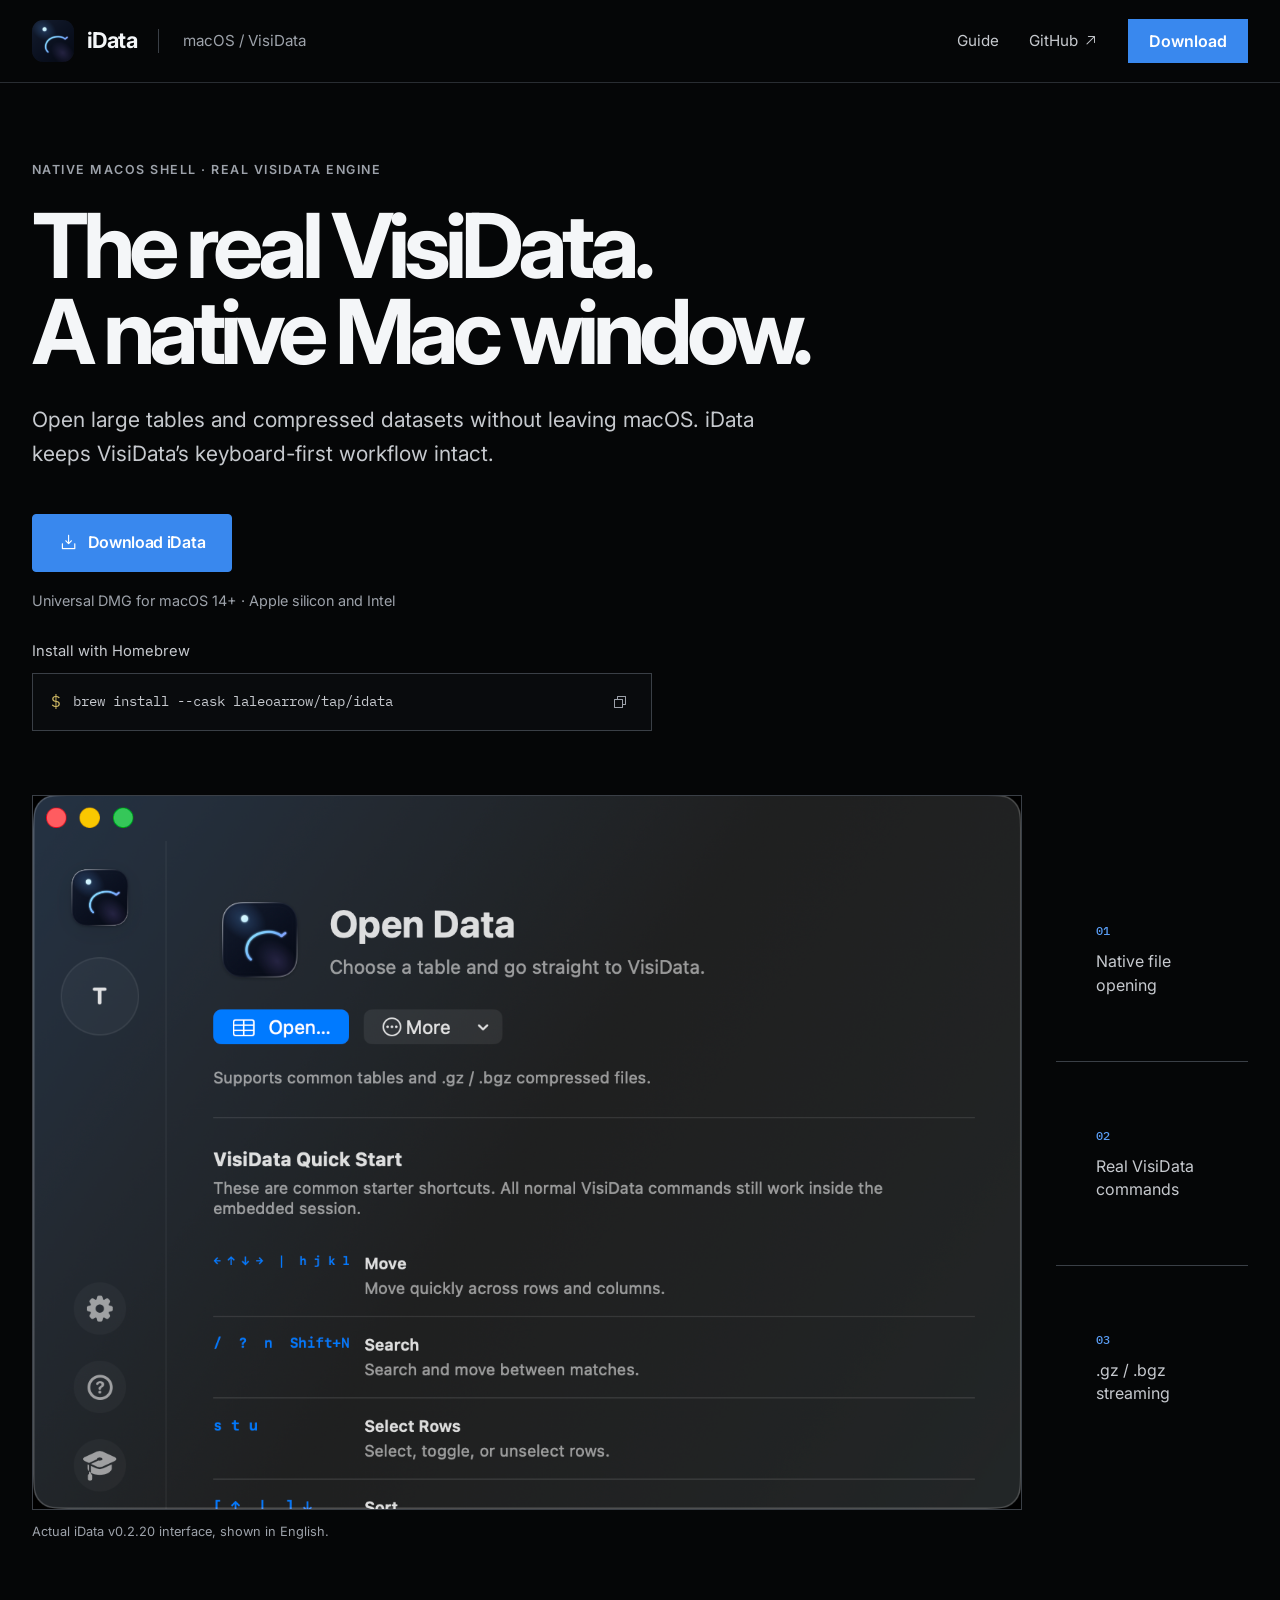
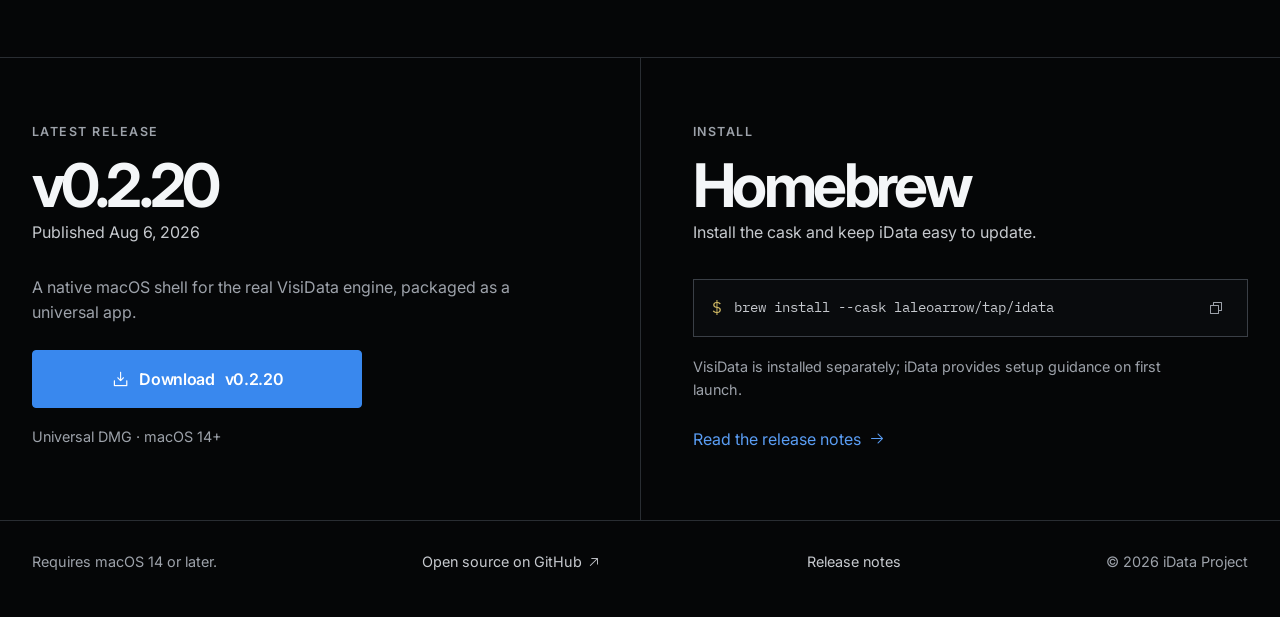
<file: docs/index.html>
<!DOCTYPE html>
<html lang="en">
  <head>
    <meta charset="UTF-8" />
    <meta name="viewport" content="width=device-width, initial-scale=1.0" />
    <title>iData — VisiData in a native Mac window</title>
    <meta
      name="description"
      content="iData brings the real VisiData workflow into a native macOS window for large and compressed tables."
    />
    <meta name="theme-color" content="#050607" />
    <meta property="og:title" content="iData — VisiData in a native Mac window" />
    <meta
      property="og:description"
      content="Open large tables and .gz/.bgz files with the real VisiData engine in a native macOS shell."
    />
    <meta property="og:type" content="website" />
    <meta property="og:url" content="https://laleoarrow.github.io/iData/" />
    <link rel="icon" type="image/png" href="./assets/app-icon.png" />
    <link rel="preconnect" href="https://fonts.googleapis.com" />
    <link rel="preconnect" href="https://fonts.gstatic.com" crossorigin />
    <link
      href="https://fonts.googleapis.com/css2?family=IBM+Plex+Mono:wght@400;500&amp;family=Inter:wght@400;500;600;700;800&amp;display=swap"
      rel="stylesheet"
    />
    <link rel="stylesheet" href="./styles.css" />
  </head>
  <body>
    <a class="skip-link" href="#content">Skip to content</a>

    <header class="site-header">
      <div class="frame header-inner">
        <a class="brand" href="#top" aria-label="iData home">
          <img src="./assets/app-icon.png" alt="" class="brand-icon" />
          <span class="brand-name">iData</span>
          <span class="brand-context">macOS / VisiData</span>
        </a>

        <nav class="primary-nav" aria-label="Primary navigation">
          <a class="nav-link" href="https://github.com/laleoarrow/iData#readme" target="_blank" rel="noreferrer">Guide</a>
          <a class="nav-link" href="https://github.com/laleoarrow/iData" target="_blank" rel="noreferrer">
            GitHub
            <i class="ph ph-arrow-up-right" aria-hidden="true"></i>
          </a>
          <a class="header-download" data-download-latest href="https://github.com/laleoarrow/iData/releases/latest" target="_blank" rel="noreferrer">
            Download
          </a>
        </nav>
      </div>
    </header>

    <main id="content">
      <section class="hero" id="top">
        <div class="frame">
          <p class="eyebrow">Native macOS shell · Real VisiData engine</p>
          <h1>
            <span>The real VisiData.</span>
            <span>A native Mac window.</span>
          </h1>
          <p class="hero-copy">
            Open large tables and compressed datasets without leaving macOS. iData keeps VisiData’s keyboard-first workflow intact.
          </p>

          <div class="hero-tools">
            <div class="hero-download-group">
              <a class="button button-primary" data-download-latest href="https://github.com/laleoarrow/iData/releases/latest" target="_blank" rel="noreferrer">
                <i class="ph ph-download-simple" aria-hidden="true"></i>
                Download iData
              </a>
              <p class="compatibility">Universal DMG for macOS 14+ · Apple silicon and Intel</p>
            </div>

            <div class="hero-install-group">
              <p class="hero-install-label">Install with Homebrew</p>
              <div class="command" aria-label="Homebrew install command">
                <span class="command-prompt" aria-hidden="true">$</span>
                <code>brew install --cask laleoarrow/tap/idata</code>
                <button
                  class="copy-button"
                  type="button"
                  data-copy-text="brew install --cask laleoarrow/tap/idata"
                  aria-label="Copy Homebrew command"
                >
                  <i class="ph ph-copy" aria-hidden="true"></i>
                </button>
              </div>
            </div>
          </div>
        </div>
      </section>

      <section class="product" id="product" aria-labelledby="product-title">
        <div class="frame product-grid">
          <figure class="product-figure">
            <h2 class="visually-hidden" id="product-title">The real iData interface</h2>
            <div class="product-media">
              <img
                src="./assets/idata-app-english-v0.2.20.png"
                alt="The real iData v0.2.20 interface in English, showing Open Data and the VisiData Quick Start guide."
                width="1584"
                height="1208"
              />
            </div>
            <figcaption>Actual iData v0.2.20 interface, shown in English.</figcaption>
          </figure>

          <aside class="annotations" aria-label="Product highlights">
            <div class="annotation">
              <span class="annotation-index">01</span>
              <p>Native file opening</p>
            </div>
            <div class="annotation">
              <span class="annotation-index">02</span>
              <p>Real VisiData commands</p>
            </div>
            <div class="annotation">
              <span class="annotation-index">03</span>
              <p>.gz / .bgz streaming</p>
            </div>
          </aside>
        </div>
      </section>

      <section class="release" id="install" aria-labelledby="release-heading">
        <div class="frame release-grid">
          <div class="release-column">
            <p class="section-label">Latest release</p>
            <h2 id="release-heading" data-release-version>v0.2.20</h2>
            <p class="release-date">Published <time data-release-date datetime="2026-08-06">Aug 6, 2026</time></p>
            <p class="release-summary">
              A native macOS shell for the real VisiData engine, packaged as a universal app.
            </p>
            <a class="button button-primary release-download" data-download-latest href="https://github.com/laleoarrow/iData/releases/latest" target="_blank" rel="noreferrer">
              <i class="ph ph-download-simple" aria-hidden="true"></i>
              Download <span data-release-version>v0.2.20</span>
            </a>
            <p class="release-meta">Universal DMG · macOS 14+</p>
          </div>

          <div class="install-column">
            <p class="section-label">Install</p>
            <h2>Homebrew</h2>
            <p class="install-copy">Install the cask and keep iData easy to update.</p>
            <div class="command command-large" aria-label="Homebrew install command">
              <span class="command-prompt" aria-hidden="true">$</span>
              <code>brew install --cask laleoarrow/tap/idata</code>
              <button
                class="copy-button"
                type="button"
                data-copy-text="brew install --cask laleoarrow/tap/idata"
                aria-label="Copy Homebrew command"
              >
                <i class="ph ph-copy" aria-hidden="true"></i>
              </button>
            </div>
            <p class="dependency-note">
              VisiData is installed separately; iData provides setup guidance on first launch.
            </p>
            <a class="text-link" id="view-release-notes" href="https://github.com/laleoarrow/iData/releases/tag/v0.2.20" target="_blank" rel="noreferrer">
              Read the release notes
              <i class="ph ph-arrow-right" aria-hidden="true"></i>
            </a>
          </div>
        </div>
      </section>
    </main>

    <footer class="site-footer">
      <div class="frame footer-inner">
        <p>Requires macOS 14 or later.</p>
        <a href="https://github.com/laleoarrow/iData" target="_blank" rel="noreferrer">
          Open source on GitHub
          <i class="ph ph-arrow-up-right" aria-hidden="true"></i>
        </a>
        <a id="footer-release-notes" href="https://github.com/laleoarrow/iData/releases/tag/v0.2.20" target="_blank" rel="noreferrer">Release notes</a>
        <p>© <span id="copyright-year">2026</span> iData Project</p>
      </div>
    </footer>

    <div class="copy-toast" role="status" aria-live="polite" aria-atomic="true"></div>
    <script src="./app.js"></script>
  </body>
</html>
</file>
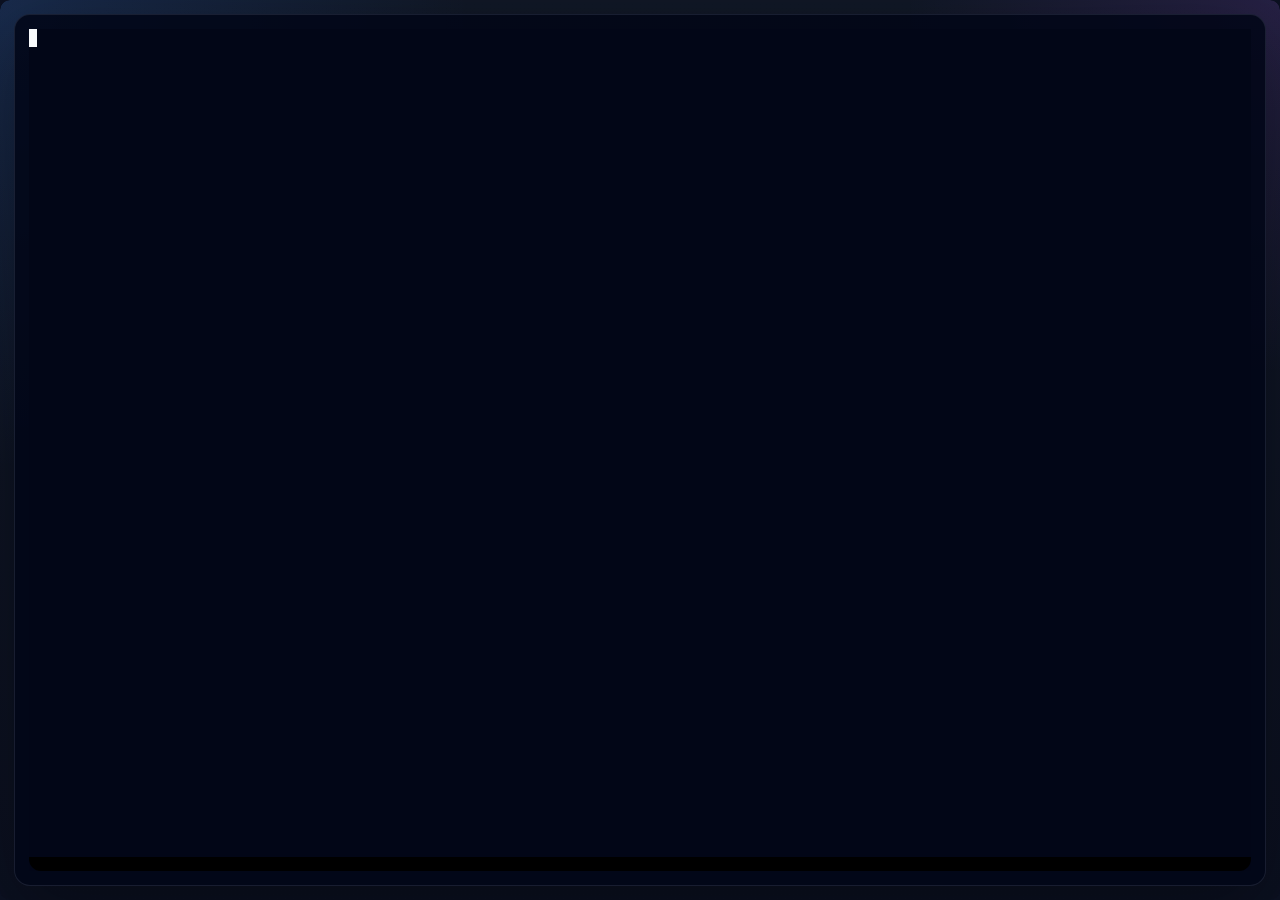
<file: iDataApp/Resources/TerminalAssets/terminal.html>
<!doctype html>
<html>
<head>
  <meta charset="utf-8">
  <meta name="viewport" content="width=device-width, initial-scale=1">
  <link rel="stylesheet" href="xterm.css">
  <style>
    html, body {
      margin: 0;
      padding: 0;
      width: 100%;
      height: 100%;
      overflow: hidden;
      background: #0b1020;
      border-radius: 10px;
    }
    body {
      font-family: -apple-system, BlinkMacSystemFont, 'SF Pro Display', sans-serif;
    }
    #terminal-shell {
      width: 100%;
      height: 100%;
      box-sizing: border-box;
      padding: 14px;
      overflow: hidden;
      border-radius: 10px;
      background:
        radial-gradient(circle at top left, rgba(59,130,246,0.18), transparent 30%),
        radial-gradient(circle at top right, rgba(168,85,247,0.14), transparent 24%),
        linear-gradient(180deg, #111827 0%, #0b1020 100%);
    }
    #terminal {
      width: 100%;
      height: 100%;
      box-sizing: border-box;
      padding: 14px;
      border-radius: 16px;
      overflow: hidden;
      box-shadow: 0 24px 80px rgba(0,0,0,0.35);
      background: rgba(2, 6, 23, 0.88);
      border: 1px solid rgba(148, 163, 184, 0.15);
    }
    #terminal-mount {
      width: 100%;
      height: 100%;
      overflow: hidden;
    }
    .xterm {
      width: 100%;
      height: 100%;
      box-sizing: border-box;
    }
    .xterm-viewport {
      border-radius: 12px;
    }
  </style>
</head>
<body>
  <div id="terminal-shell">
    <div id="terminal">
      <div id="terminal-mount"></div>
    </div>
  </div>
  <script src="xterm.js"></script>
  <script>
    const terminalRoot = document.getElementById('terminal');
    const terminalMount = document.getElementById('terminal-mount');
    let term = null;
    const terminalDisposables = [];

    let lastSentSize = null;
    let layoutRetryHandle = null;
    let layoutPassBudgetRemaining = 0;
    let didPostTerminalReady = false;
    let forceResizePassesPending = 0;
    let deferredResizeObserver = null;
    let deferredMeasureHandle = null;
    let deferredMeasureBudgetRemaining = 0;
    let metricSettleHandle = null;
    let metricSettleBudgetRemaining = 0;
    let didScheduleMetricSettlingChecks = false;
    let initialPaintRefreshScheduled = false;
    let activeDisplayGeneration = 0;

    function post(message) {
      window.webkit?.messageHandlers?.idata?.postMessage(message);
    }

    function debug(message) {
      if (window.iDataDebugEnabled !== true) {
        return;
      }
      post({ type: 'debug', message });
    }

    function makeTerminalOptions() {
      return {
        cursorBlink: true,
        allowTransparency: false,
        macOptionIsMeta: true,
        rightClickSelectsWord: true,
        scrollback: 0,
        scrollbar: {
          showScrollbar: false
        },
        fontFamily: 'SF Mono, Menlo, Monaco, Consolas, monospace',
        fontSize: 13,
        lineHeight: 1.22,
        theme: {
          background: '#020617',
          foreground: '#E2E8F0',
          cursor: '#F8FAFC',
          cursorAccent: '#020617',
          selectionBackground: 'rgba(96, 165, 250, 0.32)',
          black: '#0f172a',
          red: '#ef4444',
          green: '#22c55e',
          yellow: '#eab308',
          blue: '#3b82f6',
          magenta: '#a855f7',
          cyan: '#06b6d4',
          white: '#e2e8f0',
          brightBlack: '#475569',
          brightRed: '#f87171',
          brightGreen: '#4ade80',
          brightYellow: '#facc15',
          brightBlue: '#60a5fa',
          brightMagenta: '#c084fc',
          brightCyan: '#22d3ee',
          brightWhite: '#f8fafc'
        }
      };
    }

    function disposeTerminalDisposables() {
      while (terminalDisposables.length > 0) {
        terminalDisposables.pop()?.dispose?.();
      }
    }

    function stopMetricSettlingChecks() {
      if (metricSettleHandle !== null) {
        clearTimeout(metricSettleHandle);
        metricSettleHandle = null;
      }
      metricSettleBudgetRemaining = 0;
    }

    function scheduleMetricSettlingChecks() {
      if (didScheduleMetricSettlingChecks) {
        return;
      }

      didScheduleMetricSettlingChecks = true;
      metricSettleBudgetRemaining = 8;

      const settle = () => {
        metricSettleHandle = null;

        if (metricSettleBudgetRemaining > 0) {
          metricSettleBudgetRemaining -= 1;
        }

        if (!term) {
          stopMetricSettlingChecks();
          return;
        }

        refreshTerminalLayout(false);

        if (metricSettleBudgetRemaining > 0) {
          metricSettleHandle = setTimeout(settle, 250);
          return;
        }

        stopMetricSettlingChecks();
      };

      metricSettleHandle = setTimeout(settle, 250);
    }

    function stopDeferredLayoutRecovery() {
      deferredResizeObserver?.disconnect();
      deferredResizeObserver = null;
      if (deferredMeasureHandle !== null) {
        clearTimeout(deferredMeasureHandle);
        deferredMeasureHandle = null;
      }
      deferredMeasureBudgetRemaining = 0;
    }

    function armDeferredLayoutRecovery() {
      if (deferredResizeObserver === null && typeof ResizeObserver !== 'undefined') {
        deferredResizeObserver = new ResizeObserver(() => {
          if (!term || !refreshTerminalLayout(forceResizePassesPending > 0)) {
            return;
          }

          stopDeferredLayoutRecovery();

          if (term.cols > 0 && term.rows > 0) {
            postTerminalReady();
          }

          if (!didPostTerminalReady || forceResizePassesPending > 0) {
            scheduleTerminalLayoutPasses({ forceResize: forceResizePassesPending > 0 });
          }
        });
        deferredResizeObserver.observe(terminalMount);
      }

      deferredMeasureBudgetRemaining = Math.max(deferredMeasureBudgetRemaining, 8);

      if (deferredMeasureHandle !== null) {
        return;
      }

      const retryDeferredMeasurement = () => {
        deferredMeasureHandle = null;

        if (deferredMeasureBudgetRemaining > 0) {
          deferredMeasureBudgetRemaining -= 1;
        }

        if (!term) {
          stopDeferredLayoutRecovery();
          return;
        }

        if (refreshTerminalLayout(forceResizePassesPending > 0)) {
          stopDeferredLayoutRecovery();

          if (term.cols > 0 && term.rows > 0) {
            postTerminalReady();
          }

          if (!didPostTerminalReady || forceResizePassesPending > 0) {
            scheduleTerminalLayoutPasses({ forceResize: forceResizePassesPending > 0 });
          }
          return;
        }

        if (deferredMeasureBudgetRemaining > 0) {
          deferredMeasureHandle = setTimeout(retryDeferredMeasurement, 250);
          return;
        }

        deferredMeasureHandle = null;
      };

      deferredMeasureHandle = setTimeout(retryDeferredMeasurement, 250);
    }

    function createTerminal(resetReadyState = false) {
      stopDeferredLayoutRecovery();
      stopMetricSettlingChecks();
      didScheduleMetricSettlingChecks = false;
      initialPaintRefreshScheduled = false;
      disposeTerminalDisposables();

      if (term) {
        term.clearSelection();
        term.scrollToTop();
        term.dispose();
        term = null;
      }

      terminalMount.textContent = '';
      term = new Terminal(makeTerminalOptions());
      term.open(terminalMount);
      term.focus();
      const terminalDisplayGeneration = activeDisplayGeneration;

      terminalDisposables.push(term.onData((data) => {
        post({ type: 'input', data, displayGeneration: terminalDisplayGeneration });
      }));
      terminalDisposables.push(term.onBinary((data) => {
        post({ type: 'binary', data: btoa(data), displayGeneration: terminalDisplayGeneration });
      }));

      lastSentSize = null;
      forceResizePassesPending = Math.max(forceResizePassesPending, 1);

      debug(`createTerminal resetReady=${resetReadyState} forceResizePassesPending=${forceResizePassesPending}`);

      if (resetReadyState) {
        didPostTerminalReady = false;
      }
    }

    function decodeBase64(base64Value) {
      if (typeof Uint8Array.fromBase64 === 'function') {
        return Uint8Array.fromBase64(base64Value);
      }
      const binary = atob(base64Value);
      const bytes = new Uint8Array(binary.length);
      for (let index = 0; index < binary.length; index += 1) {
        bytes[index] = binary.charCodeAt(index);
      }
      return bytes;
    }

    function writeBase64(base64Value, displayGeneration = activeDisplayGeneration) {
      if (!term || displayGeneration !== activeDisplayGeneration) {
        return;
      }

      const bytes = decodeBase64(base64Value);
      const currentTerm = term;
      if (!initialPaintRefreshScheduled) {
        initialPaintRefreshScheduled = true;
        currentTerm.write(bytes, () => {
          // SwiftUI may still be compositing the welcome-to-session
          // transition when xterm consumes its first bytes. Refresh once on
          // the settled layer instead of forcing every output batch to paint.
          setTimeout(() => {
            if (
              term === currentTerm &&
              displayGeneration === activeDisplayGeneration &&
              currentTerm.rows > 0
            ) {
              currentTerm.refresh(0, Math.max(currentTerm.rows - 1, 0));
              debug('initialPaintRefresh');
            }
          }, 220);
        });
      } else {
        currentTerm.write(bytes);
      }

      // Output streaming should not constantly trigger layout retries.
      // We only retry sizing if we do not yet have a stable terminal size.
      if (!lastSentSize) {
        scheduleTerminalLayoutPasses();
      }
    }

    function renderDimensions() {
      if (!term) {
        return null;
      }

      return term?.dimensions || term?._core?._renderService?.dimensions;
    }

    function scrollbarWidth() {
      if (!term) {
        return 0;
      }

      const showScrollbar = term.options?.scrollbar?.showScrollbar ?? true;
      if (term.options?.scrollback === 0 || !showScrollbar) {
        return 0;
      }
      return term.options?.scrollbar?.width ?? 14;
    }

    function measureAndResize(force = false) {
      if (!term) {
        return false;
      }

      const dimensions = renderDimensions();
      const cellWidth = dimensions?.css?.cell?.width;
      const cellHeight = dimensions?.css?.cell?.height;
      if (!cellWidth || !cellHeight) {
        return false;
      }

      const xtermElement = term.element;
      const parentElement = xtermElement?.parentElement || terminalMount;
      if (!parentElement) {
        return false;
      }

      const parentRect = parentElement.getBoundingClientRect();
      if (!parentRect.width || !parentRect.height) {
        return false;
      }

      const elementStyle = window.getComputedStyle(xtermElement || parentElement);
      const horizontalPadding =
        parseFloat(elementStyle.paddingLeft || '0') +
        parseFloat(elementStyle.paddingRight || '0');
      const verticalPadding =
        parseFloat(elementStyle.paddingTop || '0') +
        parseFloat(elementStyle.paddingBottom || '0');

      const usableWidth = Math.max(0, parentRect.width - horizontalPadding - scrollbarWidth());
      const usableHeight = Math.max(0, parentRect.height - verticalPadding);

      const cols = Math.max(20, Math.floor(usableWidth / cellWidth));
      const rows = Math.max(8, Math.floor(usableHeight / cellHeight));
      const sizeKey = `${cols}x${rows}`;

      const sizeChanged = sizeKey !== lastSentSize;
      const terminalNeedsResize = term.cols !== cols || term.rows !== rows;

      if (!force && !sizeChanged && !terminalNeedsResize) {
        return true;
      }

      lastSentSize = sizeKey;

      if (window.iDataDebugEnabled === true) {
        debug(
          `measure force=${force} cell=${cellWidth}x${cellHeight} rect=${parentRect.width}x${parentRect.height} usable=${usableWidth}x${usableHeight} term=${term.cols}x${term.rows} next=${cols}x${rows} changed=${sizeChanged} termNeedsResize=${terminalNeedsResize}`
        );
      }

      if (terminalNeedsResize) {
        term.resize(cols, rows);
      }

      if (sizeChanged || terminalNeedsResize) {
        post({ type: 'resize', cols, rows, force, displayGeneration: activeDisplayGeneration });
      }

      return true;
    }

    function refreshTerminalLayout(forceResize = false) {
      if (!term) {
        return false;
      }

      return measureAndResize(forceResize);
    }

    function postTerminalReady() {
      if (didPostTerminalReady) {
        return;
      }
      didPostTerminalReady = true;
      post({ type: 'ready', displayGeneration: activeDisplayGeneration });
    }

    function scheduleTerminalLayoutPasses(options = {}) {
      if (options.forceResize) {
        forceResizePassesPending = Math.max(forceResizePassesPending, 1);
      }

      layoutPassBudgetRemaining = Math.max(
        layoutPassBudgetRemaining,
        options.forceResize ? 6 : 3
      );

      if (layoutRetryHandle !== null) {
        return;
      }

      const attempt = () => {
        const forceResize = forceResizePassesPending > 0;
        const didMeasure = refreshTerminalLayout(forceResize);
        if (didMeasure && forceResizePassesPending > 0) {
          forceResizePassesPending -= 1;
        }
        if (didMeasure) {
          stopDeferredLayoutRecovery();
          scheduleMetricSettlingChecks();
        }
        if (didMeasure && term.cols > 0 && term.rows > 0) {
          postTerminalReady();
        }

        if (layoutPassBudgetRemaining > 0) {
          layoutPassBudgetRemaining -= 1;
        }

        const needsAnotherAttempt =
          layoutPassBudgetRemaining > 0 &&
          (!didMeasure || !didPostTerminalReady || forceResizePassesPending > 0);

        if (needsAnotherAttempt) {
          layoutRetryHandle = setTimeout(attempt, 120);
          return;
        }

        layoutRetryHandle = null;

        if (!didMeasure) {
          armDeferredLayoutRecovery();
        }
      };

      attempt();
    }

    window.iDataWriteBase64 = writeBase64;
    window.iDataSoftClearTerminal = function(displayGeneration = activeDisplayGeneration) {
      if (displayGeneration !== activeDisplayGeneration) {
        return false;
      }
      debug('softClearTerminal');
      term?.clearSelection();
      term?.scrollToTop();
      term?.clear();
      return true;
    };
    window.iDataClearTerminal = function(displayGeneration) {
      if (
        !Number.isSafeInteger(displayGeneration) ||
        displayGeneration < activeDisplayGeneration
      ) {
        return false;
      }
      activeDisplayGeneration = displayGeneration;
      debug(`clearTerminalDisplay generation=${displayGeneration}`);
      createTerminal(true);
      scheduleTerminalLayoutPasses({ forceResize: true });
      return true;
    };
    window.iDataRefreshLayout = function(displayGeneration = activeDisplayGeneration) {
      if (displayGeneration !== activeDisplayGeneration) {
        return false;
      }
      debug('refreshLayout');
      lastSentSize = null;
      scheduleTerminalLayoutPasses({ forceResize: true });
      return true;
    };
    window.iDataFocusTerminal = function(displayGeneration = activeDisplayGeneration) {
      if (displayGeneration !== activeDisplayGeneration) {
        return false;
      }
      debug('focusTerminal');
      lastSentSize = null;
      term?.focus();
      scheduleTerminalLayoutPasses({ forceResize: true });
      return true;
    };
    window.iDataBlurTerminal = function() {
      debug('blurTerminal');
      term?.blur();
    };

    createTerminal(true);

    const resizeObserver = new ResizeObserver(() => {
      requestAnimationFrame(() => scheduleTerminalLayoutPasses());
    });
    resizeObserver.observe(terminalRoot);

    terminalRoot.addEventListener('focusin', () => {
      scheduleTerminalLayoutPasses({ forceResize: true });
    });
    document.addEventListener('visibilitychange', () => {
      if (!document.hidden) {
        scheduleTerminalLayoutPasses({ forceResize: true });
      }
    });
    window.addEventListener('pageshow', () => {
      scheduleTerminalLayoutPasses({ forceResize: true });
    });
    window.addEventListener('focus', () => {
      scheduleTerminalLayoutPasses({ forceResize: true });
    });

    requestAnimationFrame(() => {
      scheduleTerminalLayoutPasses({ forceResize: true });
    });
  </script>
</body>
</html>
</file>
<file: docs/styles.css>
@font-face {
  font-family: "Phosphor";
  src: url("./assets/phosphor-regular.woff2") format("woff2");
  font-weight: normal;
  font-style: normal;
  font-display: block;
}

.ph {
  display: inline-block;
  font-family: "Phosphor" !important;
  font-style: normal;
  font-weight: normal;
  font-variant: normal;
  line-height: 1;
  text-transform: none;
  -webkit-font-smoothing: antialiased;
}

.ph.ph-arrow-right::before {
  content: "\e06c";
}

.ph.ph-arrow-up-right::before {
  content: "\e092";
}

.ph.ph-check::before {
  content: "\e182";
}

.ph.ph-copy::before {
  content: "\e1ca";
}

.ph.ph-download-simple::before {
  content: "\e20c";
}

:root {
  color-scheme: dark;
  --background: #050607;
  --surface: #0b0d0f;
  --surface-strong: #111418;
  --text: #f4f6f8;
  --muted: #9da2aa;
  --muted-strong: #c6c9ce;
  --line: #292d32;
  --line-strong: #3a3f46;
  --accent: #3988ee;
  --accent-hover: #5a9df4;
  --frame: 1220px;
  --ease: cubic-bezier(0.2, 0.8, 0.2, 1);
}

* {
  box-sizing: border-box;
}

html {
  scroll-behavior: smooth;
}

body {
  min-width: 320px;
  min-height: 100vh;
  margin: 0;
  background: var(--background);
  color: var(--text);
  font-family: "Inter", -apple-system, BlinkMacSystemFont, "SF Pro Text", sans-serif;
  font-size: 16px;
  line-height: 1.55;
  text-rendering: optimizeLegibility;
  -webkit-font-smoothing: antialiased;
}

body,
button,
a {
  -webkit-tap-highlight-color: transparent;
}

img {
  max-width: 100%;
}

a {
  color: inherit;
  text-decoration: none;
}

button,
a {
  font: inherit;
}

button {
  color: inherit;
}

::selection {
  background: rgba(57, 136, 238, 0.38);
  color: var(--text);
}

.frame {
  width: min(var(--frame), calc(100% - 64px));
  margin-inline: auto;
}

.visually-hidden {
  position: absolute !important;
  width: 1px !important;
  height: 1px !important;
  padding: 0 !important;
  margin: -1px !important;
  overflow: hidden !important;
  clip: rect(0, 0, 0, 0) !important;
  white-space: nowrap !important;
  border: 0 !important;
}

.skip-link {
  position: fixed;
  top: 12px;
  left: 12px;
  z-index: 20;
  padding: 10px 14px;
  background: var(--text);
  color: var(--background);
  transform: translateY(-160%);
  transition: transform 160ms ease;
}

.skip-link:focus {
  transform: translateY(0);
}

.site-header {
  border-bottom: 1px solid var(--line);
}

.header-inner {
  min-height: 82px;
  display: flex;
  align-items: center;
  justify-content: space-between;
  gap: 32px;
}

.brand {
  min-width: 0;
  display: inline-flex;
  align-items: center;
  gap: 13px;
}

.brand-icon {
  width: 42px;
  height: 42px;
  flex: 0 0 auto;
  border-radius: 11px;
}

.brand-name {
  font-size: 1.36rem;
  font-weight: 700;
  letter-spacing: -0.04em;
}

.brand-context {
  margin-left: 8px;
  padding-left: 24px;
  border-left: 1px solid var(--line-strong);
  color: var(--muted);
  font-size: 0.95rem;
  white-space: nowrap;
}

.primary-nav {
  display: flex;
  align-items: center;
  gap: 30px;
}

.nav-link {
  display: inline-flex;
  align-items: center;
  gap: 5px;
  color: var(--muted-strong);
  font-size: 0.95rem;
  transition: color 160ms var(--ease);
}

.nav-link:hover {
  color: var(--text);
}

.header-download {
  display: inline-flex;
  align-items: center;
  justify-content: center;
  min-height: 44px;
  padding: 0 20px;
  border: 1px solid var(--accent);
  background: var(--accent);
  color: #fff;
  font-weight: 600;
  transition: background-color 160ms var(--ease), border-color 160ms var(--ease);
}

.header-download:hover {
  background: var(--accent-hover);
  border-color: var(--accent-hover);
}

.hero {
  padding: clamp(68px, 6vw, 88px) 0 clamp(64px, 5vw, 78px);
}

.eyebrow,
.section-label {
  margin: 0;
  color: var(--muted);
  font-size: 0.78rem;
  font-weight: 600;
  letter-spacing: 0.12em;
  text-transform: uppercase;
}

.hero h1 {
  max-width: none;
  margin: 24px 0 28px;
  font-size: clamp(4rem, 7vw, 6.75rem);
  font-weight: 700;
  line-height: 0.96;
  letter-spacing: -0.067em;
}

.hero h1 span {
  display: block;
}

.hero h1 span:last-child {
  white-space: nowrap;
}

.hero-copy {
  max-width: 760px;
  margin: 0;
  color: var(--muted-strong);
  font-size: clamp(1.1rem, 1.7vw, 1.32rem);
  line-height: 1.62;
}

.hero-tools {
  width: min(100%, 620px);
  display: grid;
  gap: 28px;
  margin-top: 42px;
}

.hero-download-group {
  display: grid;
  justify-items: start;
}

.hero-install-group {
  display: grid;
  gap: 10px;
}

.hero-install-label {
  margin: 0;
  color: var(--muted-strong);
  font-size: 0.92rem;
}

.button {
  min-height: 58px;
  display: inline-flex;
  align-items: center;
  justify-content: center;
  gap: 10px;
  padding: 0 26px;
  border: 1px solid transparent;
  border-radius: 4px;
  font-weight: 600;
  letter-spacing: -0.02em;
  transition: background-color 160ms var(--ease), border-color 160ms var(--ease), transform 160ms var(--ease);
}

.button:hover {
  transform: translateY(-2px);
}

.button-primary {
  background: var(--accent);
  border-color: var(--accent);
  color: #fff;
}

.button-primary:hover {
  background: var(--accent-hover);
  border-color: var(--accent-hover);
}

.button i,
.header-download i {
  font-size: 1.2em;
}

.command {
  min-width: 0;
  min-height: 58px;
  display: grid;
  grid-template-columns: auto minmax(0, 1fr) auto;
  align-items: center;
  gap: 12px;
  padding: 0 12px 0 18px;
  border: 1px solid var(--line-strong);
  background: #090b0d;
}

.command-prompt {
  color: #d2bb65;
  font-family: "IBM Plex Mono", monospace;
}

.command code {
  overflow: hidden;
  color: var(--muted-strong);
  font-family: "IBM Plex Mono", monospace;
  font-size: 0.88rem;
  font-weight: 400;
  line-height: 1.5;
  text-overflow: ellipsis;
  white-space: nowrap;
}

.copy-button {
  width: 38px;
  height: 38px;
  display: inline-grid;
  place-items: center;
  border: 0;
  background: transparent;
  color: var(--muted);
  cursor: pointer;
  transition: color 160ms var(--ease), background-color 160ms var(--ease);
}

.copy-button:hover {
  background: var(--surface-strong);
  color: var(--text);
}

.copy-button.is-copied {
  color: #72d69b;
}

.compatibility,
.release-meta,
.dependency-note {
  margin: 18px 0 0;
  color: var(--muted);
  font-size: 0.9rem;
}

.product {
  padding-bottom: clamp(82px, 9vw, 132px);
}

.product-grid {
  display: grid;
  grid-template-columns: minmax(0, 1fr) 192px;
  gap: 34px;
  align-items: stretch;
}

.product-figure {
  min-width: 0;
  margin: 0;
}

.product-media {
  aspect-ratio: 1360 / 982;
  overflow: hidden;
  border: 1px solid var(--line-strong);
  background: #000;
}

.product-media img {
  width: 116.47%;
  max-width: none;
  height: auto;
  display: block;
  transform: translate(-7.07%, -6.46%);
}

.product-figure figcaption {
  margin-top: 12px;
  color: var(--muted);
  font-size: 0.8rem;
}

.annotations {
  display: grid;
  grid-template-rows: repeat(3, 1fr);
  padding: 62px 0 72px;
}

.annotation {
  display: grid;
  align-content: center;
  gap: 10px;
  padding-left: 40px;
  border-top: 1px solid var(--line-strong);
}

.annotation:first-child {
  border-top: 0;
}

.annotation-index {
  color: var(--accent-hover);
  font-family: "IBM Plex Mono", monospace;
  font-size: 0.78rem;
  font-weight: 500;
}

.annotation p {
  max-width: 13ch;
  margin: 0;
  color: var(--muted-strong);
  line-height: 1.45;
}

.release {
  border-top: 1px solid var(--line);
  border-bottom: 1px solid var(--line);
}

.release-grid {
  display: grid;
  grid-template-columns: 1fr 1fr;
}

.release-column,
.install-column {
  min-width: 0;
  padding: 64px 52px 68px 0;
}

.install-column {
  padding-right: 0;
  padding-left: 52px;
  border-left: 1px solid var(--line);
}

.release h2,
.install-column h2 {
  margin: 15px 0 4px;
  font-size: clamp(2.7rem, 4.7vw, 4.5rem);
  line-height: 1;
  letter-spacing: -0.06em;
}

.release-date,
.install-copy {
  margin: 0;
  color: var(--muted-strong);
}

.release-summary {
  max-width: 490px;
  margin: 30px 0 26px;
  color: var(--muted);
}

.release-download {
  min-width: min(100%, 330px);
}

.command-large {
  margin-top: 34px;
}

.dependency-note {
  max-width: 500px;
  line-height: 1.6;
}

.text-link {
  width: fit-content;
  display: inline-flex;
  align-items: center;
  gap: 8px;
  margin-top: 26px;
  color: var(--accent-hover);
}

.text-link:hover {
  text-decoration: underline;
  text-underline-offset: 5px;
}

.site-footer {
  padding: 30px 0 44px;
}

.footer-inner {
  display: grid;
  grid-template-columns: repeat(4, max-content);
  justify-content: space-between;
  gap: 28px;
  color: var(--muted);
  font-size: 0.9rem;
}

.footer-inner p {
  margin: 0;
}

.footer-inner a {
  display: inline-flex;
  align-items: center;
  gap: 5px;
  color: var(--muted-strong);
}

.footer-inner a:hover {
  color: var(--text);
}

.copy-toast {
  position: fixed;
  right: 22px;
  bottom: 22px;
  z-index: 30;
  padding: 11px 14px;
  border: 1px solid var(--line-strong);
  background: var(--surface-strong);
  color: var(--text);
  font-size: 0.88rem;
  opacity: 0;
  pointer-events: none;
  transform: translateY(10px);
  transition: opacity 160ms var(--ease), transform 160ms var(--ease);
}

.copy-toast.is-visible {
  opacity: 1;
  transform: translateY(0);
}

a:focus-visible,
button:focus-visible {
  outline: 2px solid var(--accent-hover);
  outline-offset: 4px;
}

@media (max-width: 980px) {
  .frame {
    width: min(var(--frame), calc(100% - 40px));
  }

  .hero-tools {
    width: min(100%, 620px);
  }

  .product-grid {
    grid-template-columns: 1fr;
  }

  .annotations {
    grid-template-columns: repeat(3, 1fr);
    grid-template-rows: none;
    padding: 0;
  }

  .annotation,
  .annotation:first-child {
    min-height: 120px;
    padding: 24px;
    border-top: 1px solid var(--line);
    border-left: 1px solid var(--line);
  }

  .annotation:first-child {
    border-left: 0;
  }

  .annotation p {
    max-width: 18ch;
  }

  .footer-inner {
    grid-template-columns: repeat(2, 1fr);
    justify-content: start;
  }
}

@media (max-width: 760px) {
  .header-inner {
    min-height: 70px;
  }

  .brand-context,
  .primary-nav .nav-link {
    display: none;
  }

  .brand-icon {
    width: 36px;
    height: 36px;
  }

  .brand-name {
    font-size: 1.16rem;
  }

  .header-download {
    min-height: 40px;
    padding: 0 15px;
  }

  .hero h1 {
    font-size: clamp(3.15rem, 14vw, 5.2rem);
  }

  .hero h1 span:last-child {
    white-space: normal;
  }

  .hero-copy {
    font-size: 1.05rem;
  }

  .hero-tools {
    grid-template-columns: 1fr;
  }

  .button {
    width: 100%;
  }

  .command code {
    font-size: 0.76rem;
  }

  .annotations {
    grid-template-columns: 1fr;
  }

  .annotation,
  .annotation:first-child {
    min-height: 0;
    padding: 22px 0;
    border-left: 0;
  }

  .annotation p {
    max-width: none;
  }

  .release-grid {
    grid-template-columns: 1fr;
  }

  .release-column,
  .install-column {
    padding: 50px 0;
  }

  .install-column {
    border-top: 1px solid var(--line);
    border-left: 0;
  }

  .footer-inner {
    grid-template-columns: 1fr;
    gap: 14px;
  }
}

@media (max-width: 460px) {
  .frame {
    width: calc(100% - 28px);
  }

  .hero {
    padding-top: 58px;
  }

  .hero h1 {
    font-size: 3.25rem;
  }

  .command {
    grid-template-columns: auto minmax(0, 1fr) auto;
    padding-left: 12px;
  }

  .command code {
    white-space: normal;
    overflow-wrap: anywhere;
  }

  .product-figure figcaption {
    font-size: 0.72rem;
  }
}

@media (prefers-reduced-motion: reduce) {
  html {
    scroll-behavior: auto;
  }

  *,
  *::before,
  *::after {
    transition-duration: 0.01ms !important;
  }
}
</file>
<file: iDataApp/Resources/TerminalAssets/xterm.css>
/**
 * Copyright (c) 2014 The xterm.js authors. All rights reserved.
 * Copyright (c) 2012-2013, Christopher Jeffrey (MIT License)
 * https://github.com/chjj/term.js
 * @license MIT
 *
 * Permission is hereby granted, free of charge, to any person obtaining a copy
 * of this software and associated documentation files (the "Software"), to deal
 * in the Software without restriction, including without limitation the rights
 * to use, copy, modify, merge, publish, distribute, sublicense, and/or sell
 * copies of the Software, and to permit persons to whom the Software is
 * furnished to do so, subject to the following conditions:
 *
 * The above copyright notice and this permission notice shall be included in
 * all copies or substantial portions of the Software.
 *
 * THE SOFTWARE IS PROVIDED "AS IS", WITHOUT WARRANTY OF ANY KIND, EXPRESS OR
 * IMPLIED, INCLUDING BUT NOT LIMITED TO THE WARRANTIES OF MERCHANTABILITY,
 * FITNESS FOR A PARTICULAR PURPOSE AND NONINFRINGEMENT. IN NO EVENT SHALL THE
 * AUTHORS OR COPYRIGHT HOLDERS BE LIABLE FOR ANY CLAIM, DAMAGES OR OTHER
 * LIABILITY, WHETHER IN AN ACTION OF CONTRACT, TORT OR OTHERWISE, ARISING FROM,
 * OUT OF OR IN CONNECTION WITH THE SOFTWARE OR THE USE OR OTHER DEALINGS IN
 * THE SOFTWARE.
 *
 * Originally forked from (with the author's permission):
 *   Fabrice Bellard's javascript vt100 for jslinux:
 *   http://bellard.org/jslinux/
 *   Copyright (c) 2011 Fabrice Bellard
 *   The original design remains. The terminal itself
 *   has been extended to include xterm CSI codes, among
 *   other features.
 */

/**
 *  Default styles for xterm.js
 */

.xterm {
    cursor: text;
    position: relative;
    user-select: none;
    -ms-user-select: none;
    -webkit-user-select: none;
}

.xterm.focus,
.xterm:focus {
    outline: none;
}

.xterm .xterm-helpers {
    position: absolute;
    top: 0;
    /**
     * The z-index of the helpers must be higher than the canvases in order for
     * IMEs to appear on top.
     */
    z-index: 5;
}

.xterm .xterm-helper-textarea {
    padding: 0;
    border: 0;
    margin: 0;
    /* Move textarea out of the screen to the far left, so that the cursor is not visible */
    position: absolute;
    opacity: 0;
    left: -9999em;
    top: 0;
    width: 0;
    height: 0;
    z-index: -5;
    /** Prevent wrapping so the IME appears against the textarea at the correct position */
    white-space: nowrap;
    overflow: hidden;
    resize: none;
}

.xterm .composition-view {
    /* TODO: Composition position got messed up somewhere */
    background: #000;
    color: #FFF;
    display: none;
    position: absolute;
    white-space: nowrap;
    z-index: 1;
}

.xterm .composition-view.active {
    display: block;
}

.xterm .xterm-viewport {
    overflow-y: scroll;
    cursor: default;
    position: absolute;
    right: 0;
    left: 0;
    top: 0;
    bottom: 0;
}

.xterm:not(.allow-transparency) .xterm-viewport {
    /* On OS X this is required in order for the scroll bar to appear fully opaque */
    background-color: #000;
}

.xterm .xterm-screen {
    position: relative;
}

.xterm .xterm-screen canvas {
    position: absolute;
    left: 0;
    top: 0;
}

.xterm.enable-mouse-events {
    /* When mouse events are enabled (eg. tmux), revert to the standard pointer cursor */
    cursor: default;
}

.xterm.xterm-cursor-pointer,
.xterm .xterm-cursor-pointer {
    cursor: pointer;
}

.xterm.column-select.focus {
    /* Column selection mode */
    cursor: crosshair;
}

.xterm .xterm-accessibility:not(.debug),
.xterm .xterm-message {
    position: absolute;
    left: 0;
    top: 0;
    bottom: 0;
    right: 0;
    z-index: 10;
    color: transparent;
    pointer-events: none;
}

.xterm .xterm-accessibility-tree:not(.debug) *::selection {
  color: transparent;
}

.xterm .xterm-accessibility-tree {
  font-family: monospace;
  user-select: text;
  white-space: pre;
}

.xterm .xterm-accessibility-tree > div {
  transform-origin: left;
  width: fit-content;
}

.xterm .live-region {
    position: absolute;
    left: -9999px;
    width: 1px;
    height: 1px;
    overflow: hidden;
}

.xterm-dim {
    /* Dim should not apply to background, so the opacity of the foreground color is applied
     * explicitly in the generated class and reset to 1 here */
    opacity: 1 !important;
}

.xterm-underline-1 { text-decoration: underline; }
.xterm-underline-2 { text-decoration: double underline; }
.xterm-underline-3 { text-decoration: wavy underline; }
.xterm-underline-4 { text-decoration: dotted underline; }
.xterm-underline-5 { text-decoration: dashed underline; }

.xterm-overline {
    text-decoration: overline;
}

.xterm-overline.xterm-underline-1 { text-decoration: overline underline; }
.xterm-overline.xterm-underline-2 { text-decoration: overline double underline; }
.xterm-overline.xterm-underline-3 { text-decoration: overline wavy underline; }
.xterm-overline.xterm-underline-4 { text-decoration: overline dotted underline; }
.xterm-overline.xterm-underline-5 { text-decoration: overline dashed underline; }

.xterm-strikethrough {
    text-decoration: line-through;
}

.xterm-screen .xterm-decoration-container .xterm-decoration {
	z-index: 6;
	position: absolute;
}

.xterm-screen .xterm-decoration-container .xterm-decoration.xterm-decoration-top-layer {
	z-index: 7;
}

.xterm-decoration-overview-ruler {
    z-index: 8;
    position: absolute;
    top: 0;
    right: 0;
    pointer-events: none;
}

.xterm-decoration-top {
    z-index: 2;
    position: relative;
}



/* Derived from vs/base/browser/ui/scrollbar/media/scrollbar.css */

/* xterm.js customization: Override xterm's cursor style */
.xterm .xterm-scrollable-element > .xterm-scrollbar {
    cursor: default;
}

/* Arrows */

.xterm .xterm-scrollable-element > .xterm-scrollbar > .xterm-scra {
	cursor: pointer;
    background-color: var(--vscode-scrollbarSliderBackground, rgba(100, 100, 100, 0.4));
    mask-image: url("data:image/svg+xml;utf8,<svg xmlns='http://www.w3.org/2000/svg' viewBox='0 0 11 11'><path d='M2.5 8.5 L5.5 2.5 L8.5 8.5 Z' fill='black'/></svg>");
    -webkit-mask-image: url("data:image/svg+xml;utf8,<svg xmlns='http://www.w3.org/2000/svg' viewBox='0 0 11 11'><path d='M2.5 8.5 L5.5 2.5 L8.5 8.5 Z' fill='black'/></svg>");
    mask-repeat: no-repeat;
    -webkit-mask-repeat: no-repeat;
    mask-position: center center;
    -webkit-mask-position: center center;
    mask-size: 100% 100%;
    -webkit-mask-size: 100% 100%;
}

.xterm .xterm-scrollable-element > .xterm-scrollbar > .xterm-scra.xterm-arrow-down {
    transform: rotate(180deg);
}

.xterm .xterm-scrollable-element > .xterm-visible {
	opacity: 1;

	/* Background rule added for IE9 - to allow clicks on dom node */
	background:rgba(0,0,0,0);

	transition: opacity 100ms linear;
	/* In front of peek view */
	z-index: 11;
}
.xterm .xterm-scrollable-element > .xterm-invisible {
	opacity: 0;
	pointer-events: none;
}
.xterm .xterm-scrollable-element > .xterm-invisible.xterm-fade {
	transition: opacity 800ms linear;
}

/* Scrollable Content Inset Shadow */
.xterm .xterm-scrollable-element > .xterm-shadow {
	position: absolute;
	display: none;
}
.xterm .xterm-scrollable-element > .xterm-shadow.xterm-shadow-top {
	display: block;
	top: 0;
	left: 3px;
	height: 3px;
	width: 100%;
	box-shadow: var(--vscode-scrollbar-shadow, #000) 0 6px 6px -6px inset;
}
.xterm .xterm-scrollable-element > .xterm-shadow.xterm-shadow-left {
	display: block;
	top: 3px;
	left: 0;
	height: 100%;
	width: 3px;
	box-shadow: var(--vscode-scrollbar-shadow, #000) 6px 0 6px -6px inset;
}
.xterm .xterm-scrollable-element > .xterm-shadow.xterm-shadow-top-left-corner {
	display: block;
	top: 0;
	left: 0;
	height: 3px;
	width: 3px;
}
.xterm .xterm-scrollable-element > .xterm-shadow.xterm-shadow-top.xterm-shadow-left {
	box-shadow: var(--vscode-scrollbar-shadow, #000) 6px 0 6px -6px inset;
}
</file>
